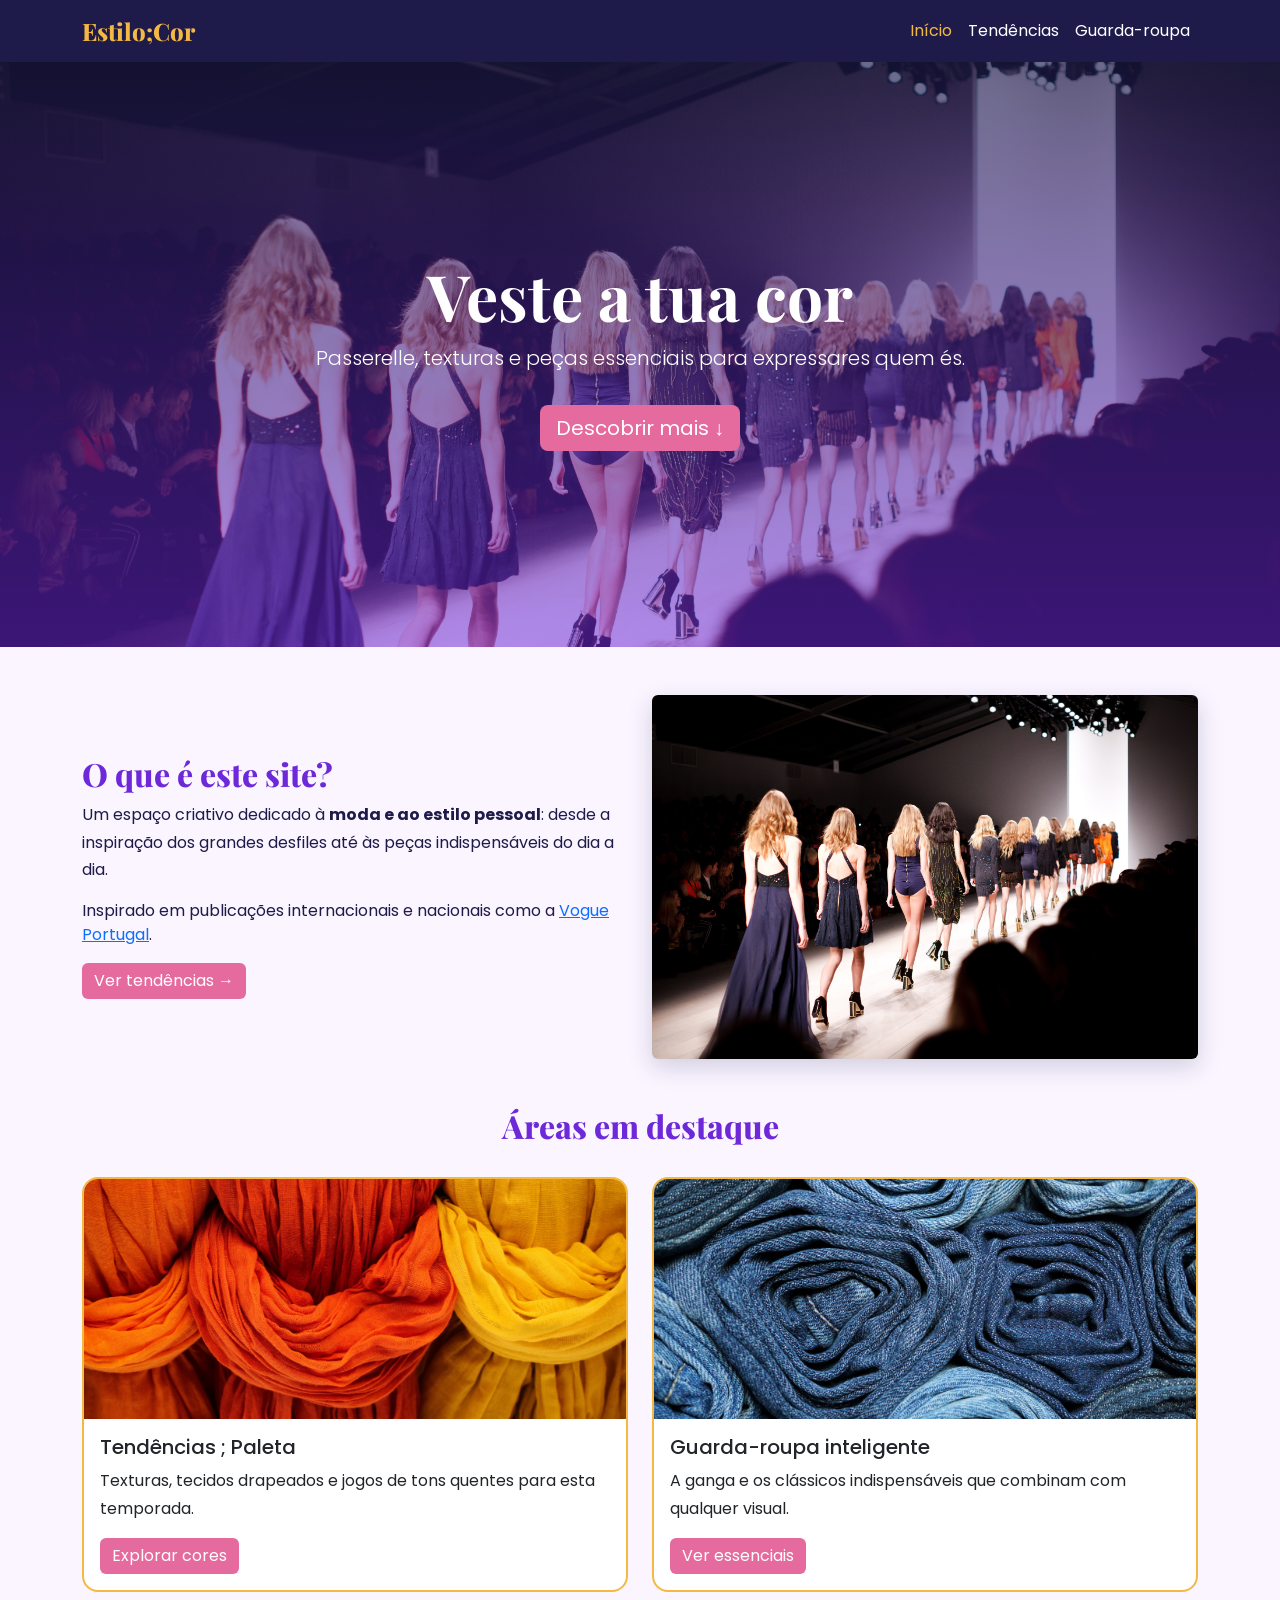
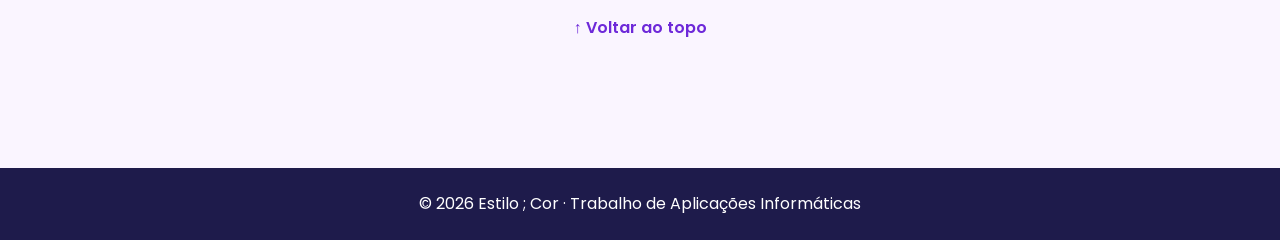
<file: index.html>
<!DOCTYPE html>
<html lang="pt">
<head>
  <meta charset="UTF-8">
  <meta name="viewport" content="width=device-width, initial-scale=1.0">
  <meta name="description" content="Site sobre moda, tendências e estilo criativo.">
  <title>Estilo & Cor | Início</title>

  <!-- Bootstrap 5 -->
  <link href="https://cdn.jsdelivr.net/npm/bootstrap@5.3.3/dist/css/bootstrap.min.css" rel="stylesheet">

  <!-- Google Fonts (Licença Open Source SIL OFL) -->
  <link rel="preconnect" href="https://fonts.googleapis.com">
  <link href="https://fonts.googleapis.com/css2?family=Playfair+Display:wght@600;800&family=Poppins:wght@300;400;600&display=swap" rel="stylesheet">

  <!-- CSS próprio -->
  <link rel="stylesheet" href="css/estilo.css">
</head>
<body>

  <!-- Menu de navegação -->
  <nav class="navbar navbar-expand-lg sticky-top navbar-custom">
    <div class="container">
      <a class="navbar-brand logo" href="index.html">Estilo;Cor</a>
      <button class="navbar-toggler" type="button" data-bs-toggle="collapse" data-bs-target="#menuPrincipal">
        <span class="navbar-toggler-icon"></span>
      </button>
      <div class="collapse navbar-collapse" id="menuPrincipal">
        <ul class="navbar-nav ms-auto">
          <li class="nav-item"><a class="nav-link active" href="index.html">Início</a></li>
          <li class="nav-item"><a class="nav-link" href="tendencias.html">Tendências</a></li>
          <li class="nav-item"><a class="nav-link" href="guarda-roupa.html">Guarda-roupa</a></li>
        </ul>
      </div>
    </div>
  </nav>

  <!-- Hero com imagem de fundo -->
  <header id="topo" class="hero text-center text-white d-flex align-items-center justify-content-center">
    <div class="container py-5">
      <h1 class="display-3 fw-bold">Veste a tua cor</h1>
      <p class="lead">Passerelle, texturas e peças essenciais para expressares quem és.</p>
      <a href="#apresentacao" class="btn btn-rosa btn-lg mt-3">Descobrir mais ↓</a>
    </div>
  </header>

  <!-- Apresentação -->
  <main class="container py-5">
    <section id="apresentacao" class="row align-items-center g-4">
      <div class="col-md-6">
        <h2 class="titulo-secao">O que é este site?</h2>
        <p class="texto">
          Um espaço criativo dedicado à <strong>moda e ao estilo pessoal</strong>: desde a inspiração dos grandes desfiles até às peças indispensáveis do dia a dia.
        </p>
        <p>
          Inspirado em publicações internacionais e nacionais como a
          <a href="https://www.vogue.pt" target="_blank" rel="noopener">Vogue Portugal</a>.
        </p>
        <a href="tendencias.html" class="btn btn-rosa">Ver tendências →</a>
      </div>
      <div class="col-md-6">
        <!-- Imagem local com link relativo para a página de tendências -->
        <a href="tendencias.html">
          <img src="Imagens/desfile.jpg" alt="Modelos num desfile de moda em passerelle" class="img-fluid rounded sombra">
        </a>
      </div>
    </section>

    <!-- Cartões de Destaque -->
    <section id="destaques" class="mt-5">
      <h2 class="titulo-secao text-center">Áreas em destaque</h2>
      <div class="row g-4 mt-2">
        <div class="col-md-6">
          <div class="card cartao h-100">
            <img src="Imagens/tecidos.jpg" class="card-img-top" alt="Tecidos coloridos drapeados em tons laranja e amarelo">
            <div class="card-body">
              <h3 class="h5 card-title">Tendências ; Paleta</h3>
              <p class="card-text texto">Texturas, tecidos drapeados e jogos de tons quentes para esta temporada.</p>
              <a href="tendencias.html#cores" class="stretched-link btn btn-rosa">Explorar cores</a>
            </div>
          </div>
        </div>
        <div class="col-md-6">
          <div class="card cartao h-100">
            <img src="Imagens/jeans.jpg" class="card-img-top" alt="Vários pares de calças de ganga enrolados">
            <div class="card-body">
              <h3 class="h5 card-title">Guarda-roupa inteligente</h3>
              <p class="card-text texto">A ganga e os clássicos indispensáveis que combinam com qualquer visual.</p>
              <a href="guarda-roupa.html#basicos" class="stretched-link btn btn-rosa">Ver essenciais</a>
            </div>
          </div>
        </div>
      </div>
      <p class="text-center mt-4"><a href="#topo" class="link-voltar">↑ Voltar ao topo</a></p>
    </section>
  </main>

  <footer class="rodape text-center py-4">
    <p class="mb-0">© 2026 Estilo ; Cor · Trabalho de Aplicações Informáticas</p>
  </footer>

  <script src="https://cdn.jsdelivr.net/npm/bootstrap@5.3.3/dist/js/bootstrap.bundle.min.js"></script>
</body>
</html>
</file>
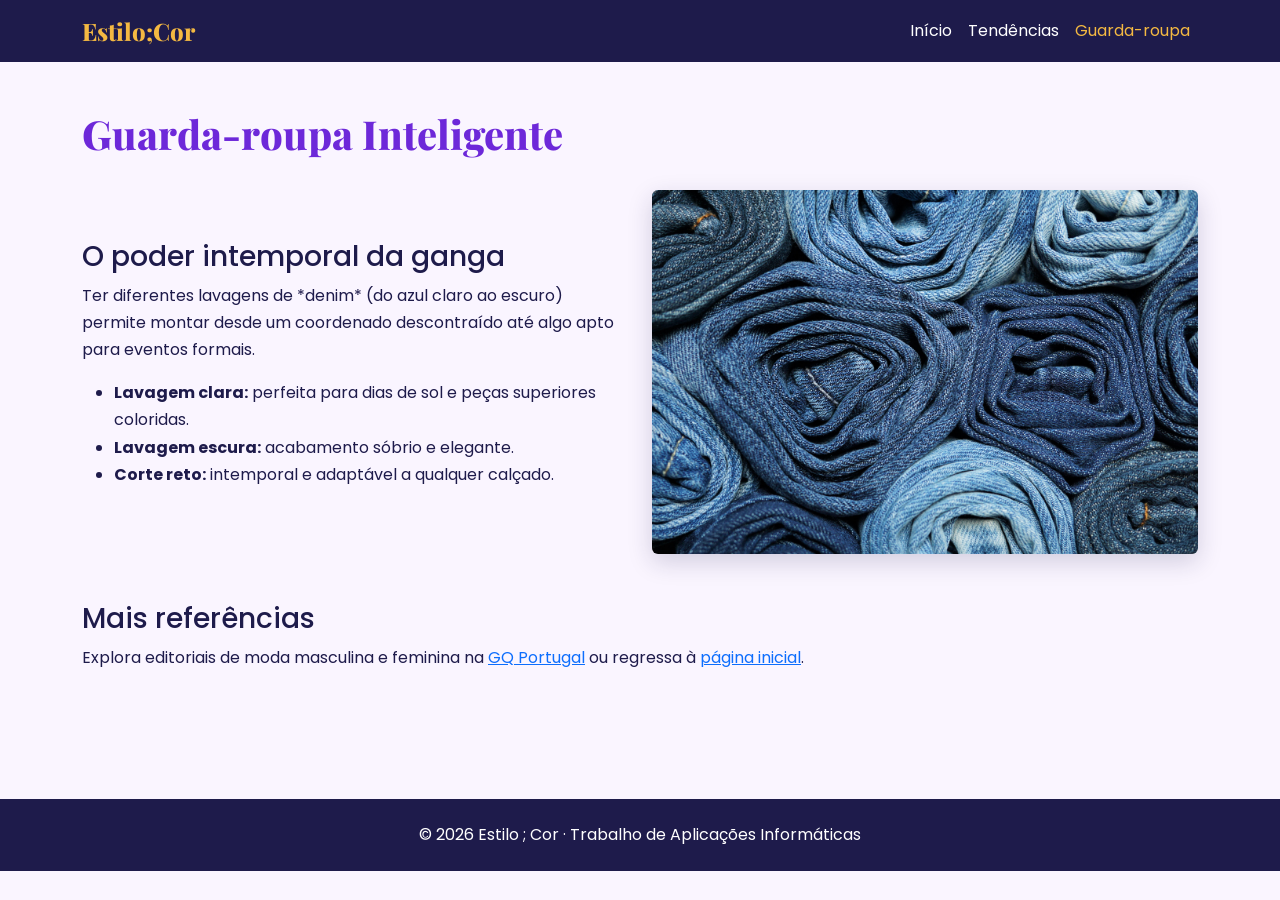
<file: guarda-roupa.html>
<!DOCTYPE html>
<html lang="pt">
<head>
  <meta charset="UTF-8">
  <meta name="viewport" content="width=device-width, initial-scale=1.0">
  <meta name="description" content="Guia de essenciais para um guarda-roupa versátil.">
  <title>Estilo & Cor | Guarda-roupa</title>
  <link href="https://cdn.jsdelivr.net/npm/bootstrap@5.3.3/dist/css/bootstrap.min.css" rel="stylesheet">
  <link href="https://fonts.googleapis.com/css2?family=Playfair+Display:wght@600;800&family=Poppins:wght@300;400;600&display=swap" rel="stylesheet">
  <link rel="stylesheet" href="css/estilo.css">
</head>
<body>

  <nav class="navbar navbar-expand-lg sticky-top navbar-custom">
    <div class="container">
      <a class="navbar-brand logo" href="index.html">Estilo;Cor</a>
      <button class="navbar-toggler" type="button" data-bs-toggle="collapse" data-bs-target="#menuPrincipal">
        <span class="navbar-toggler-icon"></span>
      </button>
      <div class="collapse navbar-collapse" id="menuPrincipal">
        <ul class="navbar-nav ms-auto">
          <li class="nav-item"><a class="nav-link" href="index.html">Início</a></li>
          <li class="nav-item"><a class="nav-link" href="tendencias.html">Tendências</a></li>
          <li class="nav-item"><a class="nav-link active" href="guarda-roupa.html">Guarda-roupa</a></li>
        </ul>
      </div>
    </div>
  </nav>

  <main class="container py-5">
    <h1 class="titulo-secao">Guarda-roupa Inteligente</h1>

    <section id="basicos" class="row align-items-center g-4 mt-2">
      <div class="col-md-6 order-md-2">
        <img src="Imagens/jeans.jpg" alt="Várias lavagens de ganga enroladas" class="img-fluid rounded sombra">
      </div>
      <div class="col-md-6 order-md-1">
        <h2 class="h3">O poder intemporal da ganga</h2>
        <p class="texto">
          Ter diferentes lavagens de *denim* (do azul claro ao escuro) permite montar desde um coordenado descontraído até algo apto para eventos formais.
        </p>
        <ul class="texto">
          <li><strong>Lavagem clara:</strong> perfeita para dias de sol e peças superiores coloridas.</li>
          <li><strong>Lavagem escura:</strong> acabamento sóbrio e elegante.</li>
          <li><strong>Corte reto:</strong> intemporal e adaptável a qualquer calçado.</li>
        </ul>
      </div>
    </section>

    <section class="mt-5">
      <h2 class="h3">Mais referências</h2>
      <p class="texto">
        Explora editoriais de moda masculina e feminina na
        <a href="https://www.gqportugal.pt" target="_blank" rel="noopener">GQ Portugal</a>
        ou regressa à <a href="index.html">página inicial</a>.
      </p>
    </section>
  </main>

  <footer class="rodape text-center py-4">
    <p class="mb-0">© 2026 Estilo ; Cor · Trabalho de Aplicações Informáticas</p>
  </footer>

  <script src="https://cdn.jsdelivr.net/npm/bootstrap@5.3.3/dist/js/bootstrap.bundle.min.js"></script>
</body>
</html>
</file>
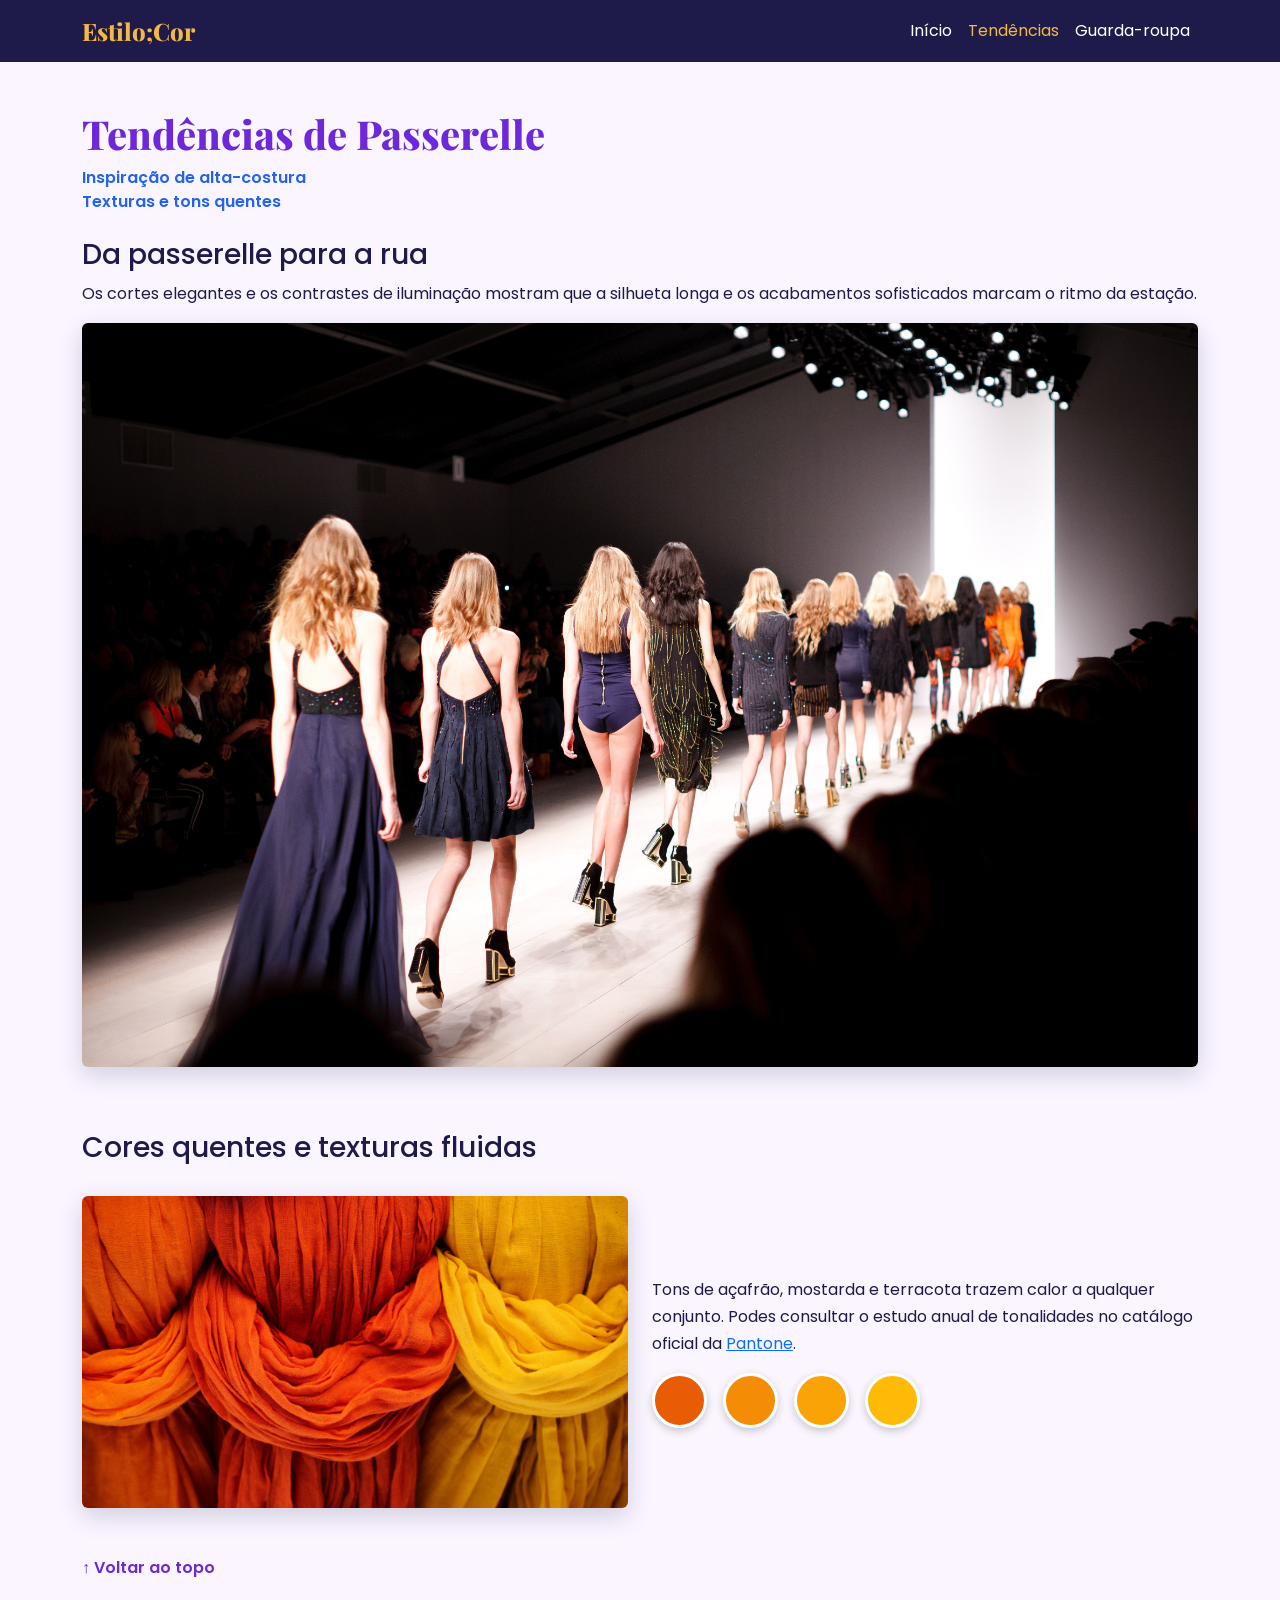
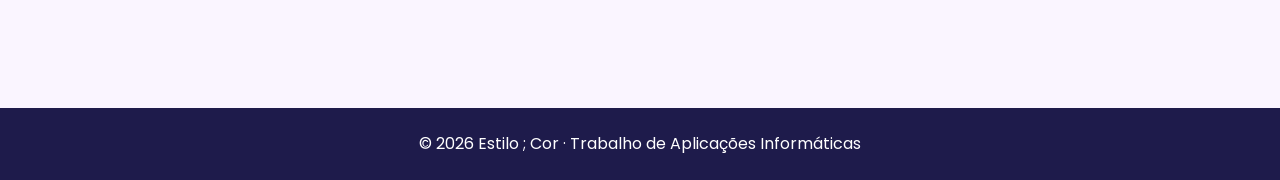
<file: tendencias.html>
<!DOCTYPE html>
<html lang="pt">
<head>
  <meta charset="UTF-8">
  <meta name="viewport" content="width=device-width, initial-scale=1.0">
  <meta name="description" content="Tendências de passerelle e tecidos.">
  <title>Estilo & Cor | Tendências</title>
  <link href="https://cdn.jsdelivr.net/npm/bootstrap@5.3.3/dist/css/bootstrap.min.css" rel="stylesheet">
  <link href="https://fonts.googleapis.com/css2?family=Playfair+Display:wght@600;800&family=Poppins:wght@300;400;600&display=swap" rel="stylesheet">
  <link rel="stylesheet" href="css/estilo.css">
</head>
<body>

  <nav class="navbar navbar-expand-lg sticky-top navbar-custom">
    <div class="container">
      <a class="navbar-brand logo" href="index.html">Estilo;Cor</a>
      <button class="navbar-toggler" type="button" data-bs-toggle="collapse" data-bs-target="#menuPrincipal">
        <span class="navbar-toggler-icon"></span>
      </button>
      <div class="collapse navbar-collapse" id="menuPrincipal">
        <ul class="navbar-nav ms-auto">
          <li class="nav-item"><a class="nav-link" href="index.html">Início</a></li>
          <li class="nav-item"><a class="nav-link active" href="tendencias.html">Tendências</a></li>
          <li class="nav-item"><a class="nav-link" href="guarda-roupa.html">Guarda-roupa</a></li>
        </ul>
      </div>
    </div>
  </nav>

  <main class="container py-5">
    <h1 class="titulo-secao">Tendências de Passerelle</h1>

    <ul class="lista-indice">
      <li><a href="#passerelle">Inspiração de alta-costura</a></li>
      <li><a href="#cores">Texturas e tons quentes</a></li>
    </ul>

    <section id="passerelle" class="mt-4">
      <h2 class="h3">Da passerelle para a rua</h2>
      <p class="texto">Os cortes elegantes e os contrastes de iluminação mostram que a silhueta longa e os acabamentos sofisticados marcam o ritmo da estação.</p>
      <img src="Imagens/desfile.jpg" alt="Modelos em fila no final do desfile" class="img-fluid rounded sombra mb-3">
    </section>

    <section id="cores" class="mt-5">
      <h2 class="h3">Cores quentes e texturas fluidas</h2>
      <div class="row align-items-center g-4 mt-1">
        <div class="col-md-6">
          <img src="Imagens/tecidos.jpg" alt="Pormenor de tecidos drapeados" class="img-fluid rounded sombra">
        </div>
        <div class="col-md-6">
          <p class="texto">
            Tons de açafrão, mostarda e terracota trazem calor a qualquer conjunto. Podes consultar o estudo anual de tonalidades no catálogo oficial da 
            <a href="https://www.pantone.com" target="_blank" rel="noopener">Pantone</a>.
          </p>
          <div class="d-flex gap-3 flex-wrap mt-3">
            <div class="bolinha" style="background:#e85d04;"></div>
            <div class="bolinha" style="background:#f48c06;"></div>
            <div class="bolinha" style="background:#faa307;"></div>
            <div class="bolinha" style="background:#ffba08;"></div>
          </div>
        </div>
      </div>
    </section>

    <p class="mt-5"><a href="#passerelle" class="link-voltar">↑ Voltar ao topo</a></p>
  </main>

  <footer class="rodape text-center py-4">
    <p class="mb-0">© 2026 Estilo ; Cor · Trabalho de Aplicações Informáticas</p>
  </footer>

  <script src="https://cdn.jsdelivr.net/npm/bootstrap@5.3.3/dist/js/bootstrap.bundle.min.js"></script>
</body>
</html>
</file>
<file: css/estilo.css>
:root {
  --rosa: #e56b9f;
  --azul: #2563eb;
  --amarelo: #f4b942;
  --roxo: #6d28d9;
  --escuro: #1e1b4b;
  --fonte-titulos: 'Playfair Display', serif;
  --fonte-texto: 'Poppins', sans-serif;
}

body {
  font-family: var(--fonte-texto);
  background-color: #faf5ff;
  color: var(--escuro);
}

/* Barra de navegação */
.navbar-custom {
  background-color: var(--escuro);
}

.navbar-custom .nav-link {
  color: #ffffff;
}

.navbar-custom .nav-link:hover,
.navbar-custom .nav-link.active {
  color: var(--amarelo);
}

.logo {
  font-family: var(--fonte-titulos);
  font-weight: 800;
  color: var(--amarelo) !important;
  font-size: 1.5rem;
}

/* Hero banner */
.hero {
  min-height: 65vh;
  background-image: linear-gradient(rgba(30, 27, 75, 0.65), rgba(109, 40, 217, 0.55)),
    url('../Imagens/desfile.jpg');
  background-size: cover;
  background-position: center 25%;
}

.hero h1 {
  font-family: var(--fonte-titulos);
}

/* Botões */
.btn-rosa {
  background-color: var(--rosa);
  color: #ffffff;
  border: none;
}

.btn-rosa:hover {
  background-color: var(--roxo);
  color: #ffffff;
}

/* Títulos */
.titulo-secao {
  font-family: var(--fonte-titulos);
  font-weight: 800;
  color: var(--roxo);
}

.texto {
  line-height: 1.7;
}

/* Cartões */
.cartao {
  border: 2px solid var(--amarelo);
  border-radius: 1rem;
  overflow: hidden;
  transition: transform 0.25s ease, box-shadow 0.25s ease;
}

.cartao:hover {
  transform: translateY(-5px);
  box-shadow: 0 12px 24px rgba(30, 27, 75, 0.15);
}

.cartao img {
  height: 240px;
  object-fit: cover;
}

/* Imagens */
.sombra {
  box-shadow: 0 8px 24px rgba(30, 27, 75, 0.18);
}

/* Amostras da paleta */
.bolinha {
  width: 55px;
  height: 55px;
  border-radius: 50%;
  border: 3px solid #ffffff;
  box-shadow: 0 3px 8px rgba(0, 0, 0, 0.2);
}

/* Links */
.link-voltar {
  color: var(--roxo);
  text-decoration: none;
  font-weight: 600;
}

.link-voltar:hover {
  text-decoration: underline;
}

.lista-indice {
  list-style: none;
  padding-left: 0;
}

.lista-indice a {
  color: var(--azul);
  font-weight: 600;
  text-decoration: none;
}

.lista-indice a:hover {
  text-decoration: underline;
}

/* Rodapé */
.rodape {
  background-color: var(--escuro);
  color: #ffffff;
  margin-top: 4rem;
}

html {
  scroll-behavior: smooth;
}
</file>
